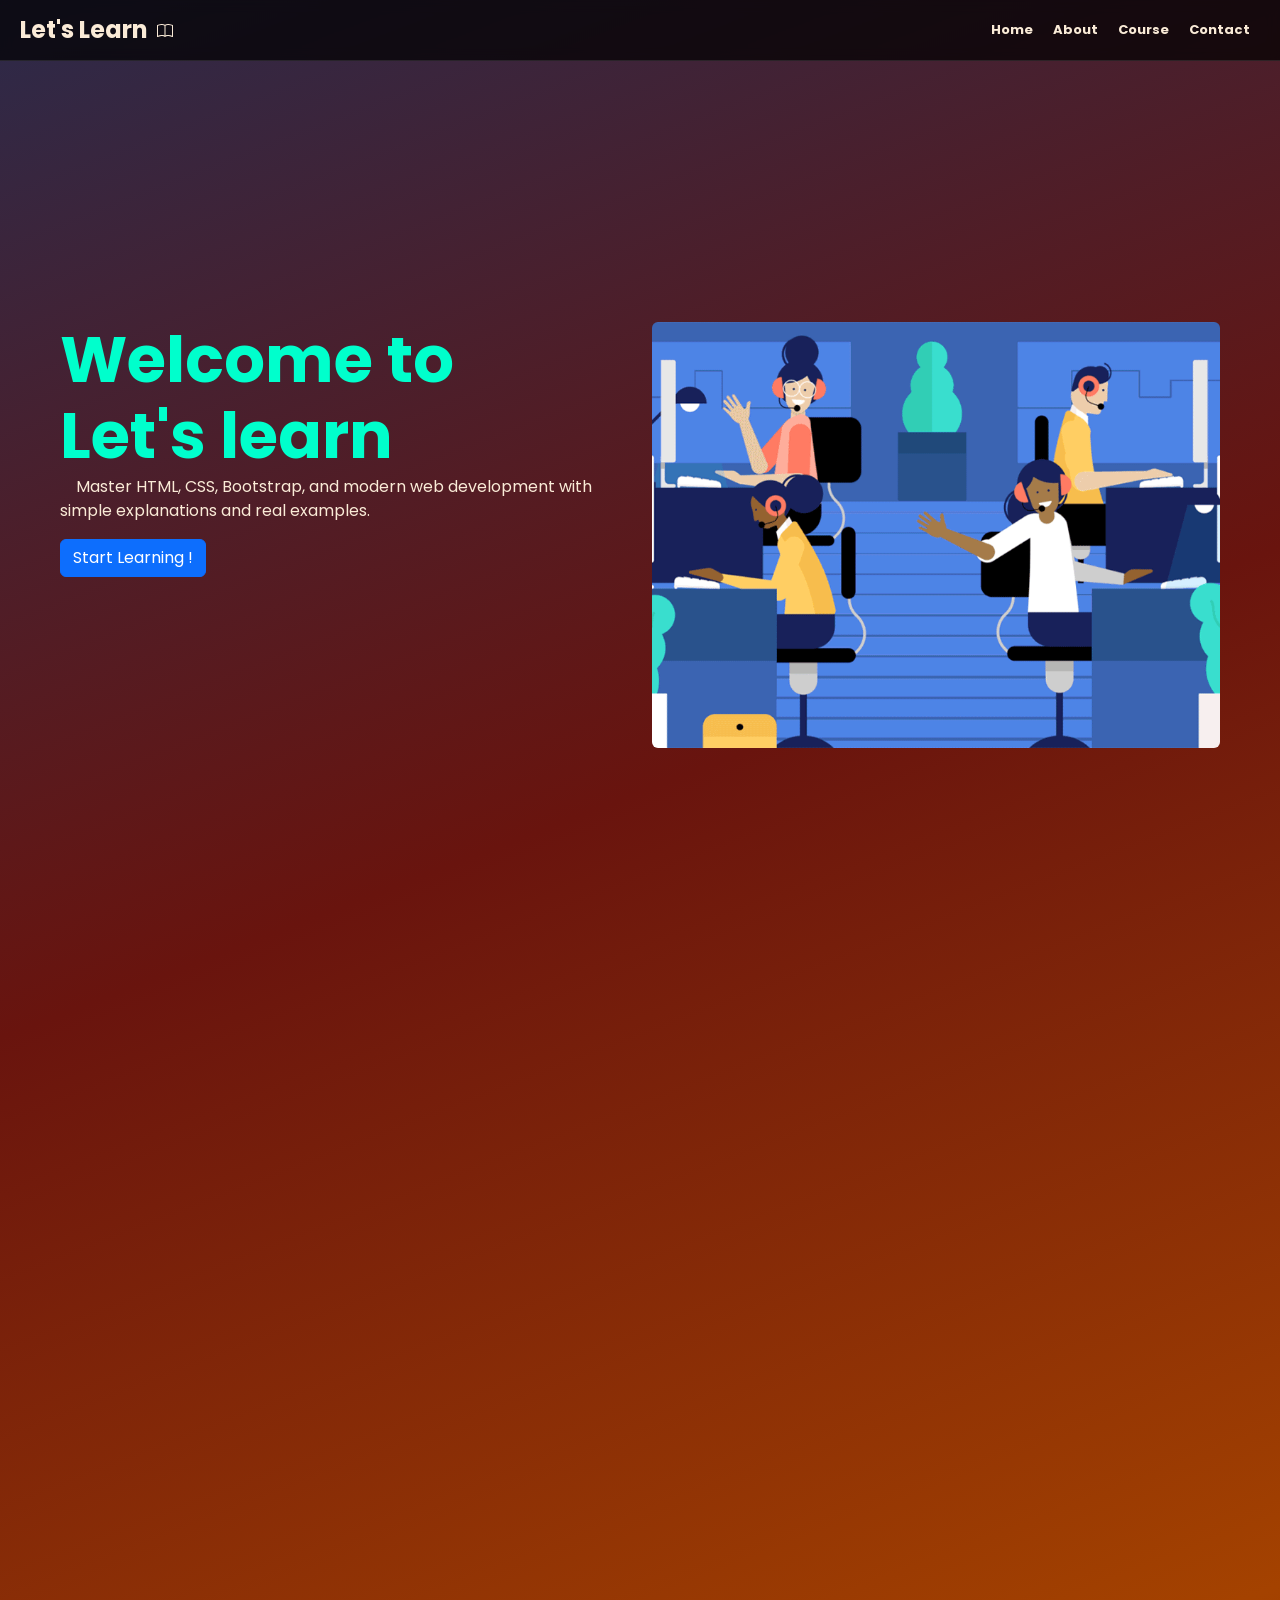
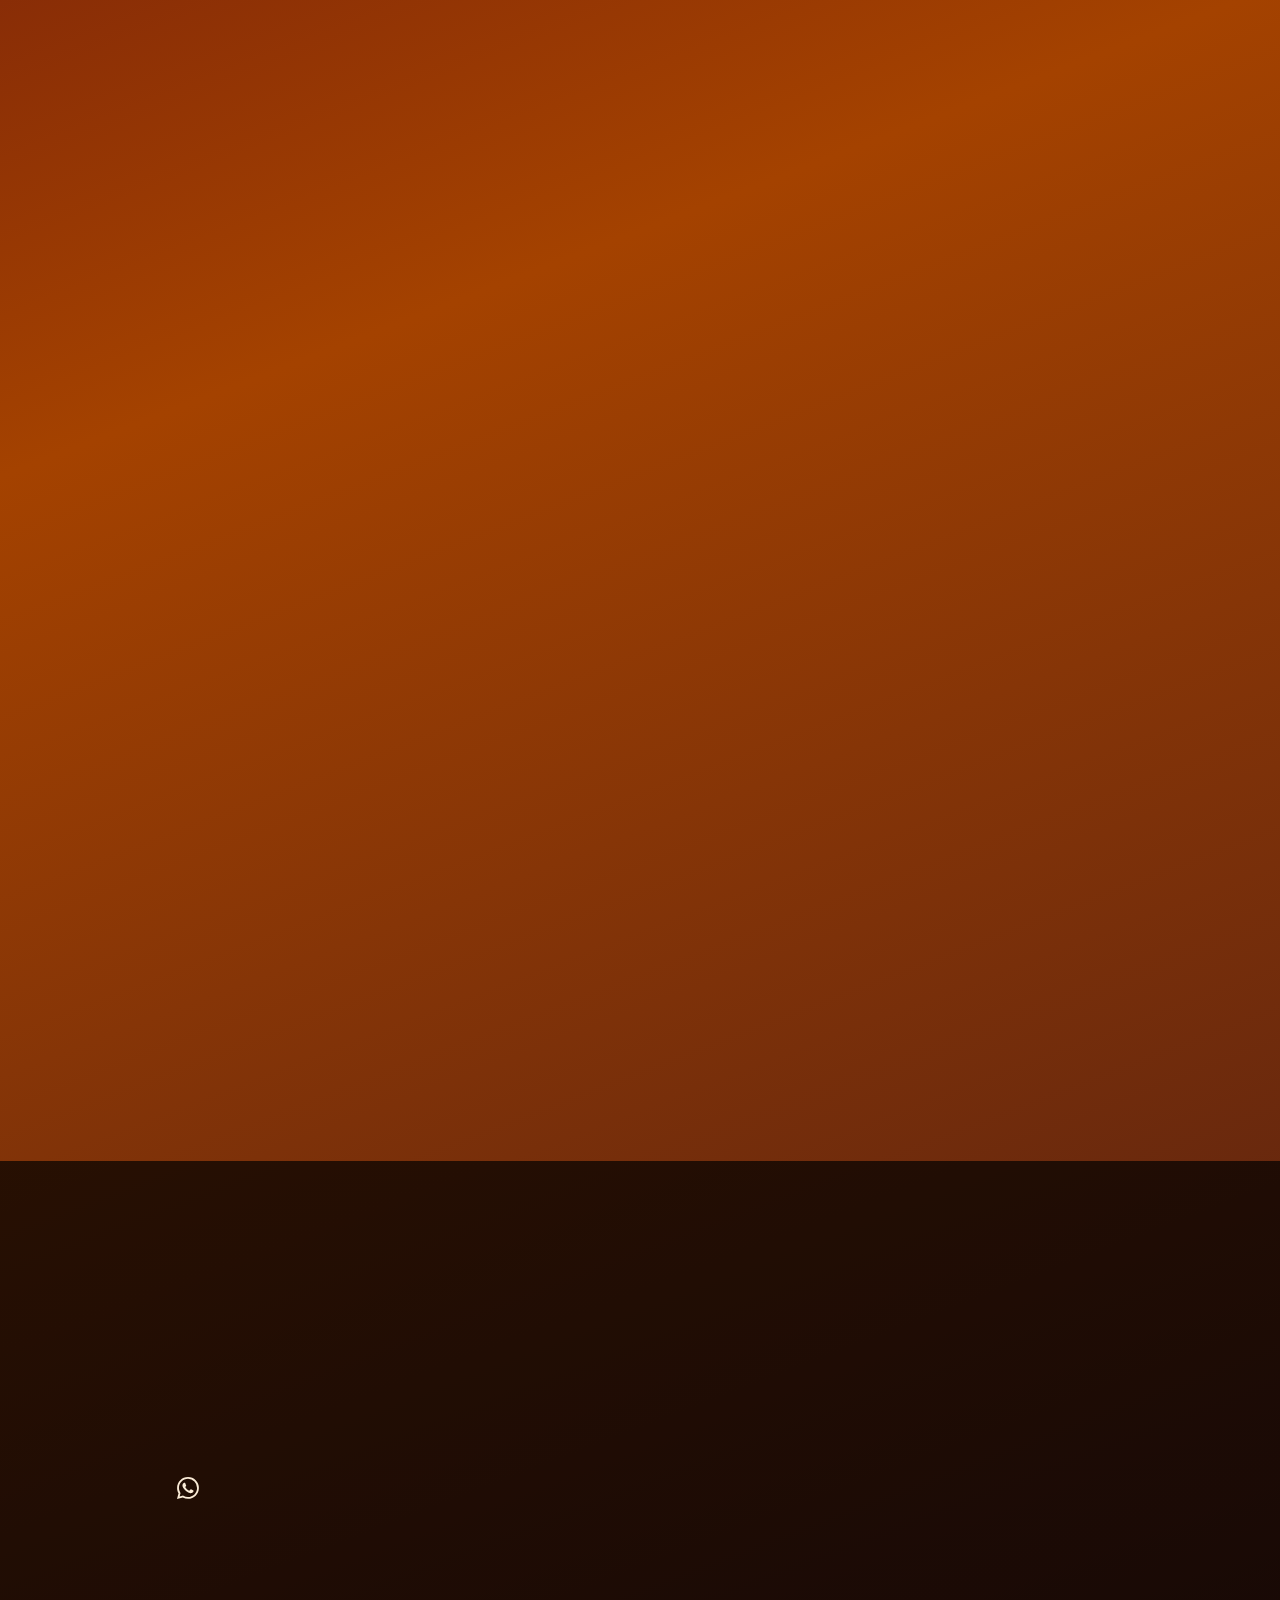
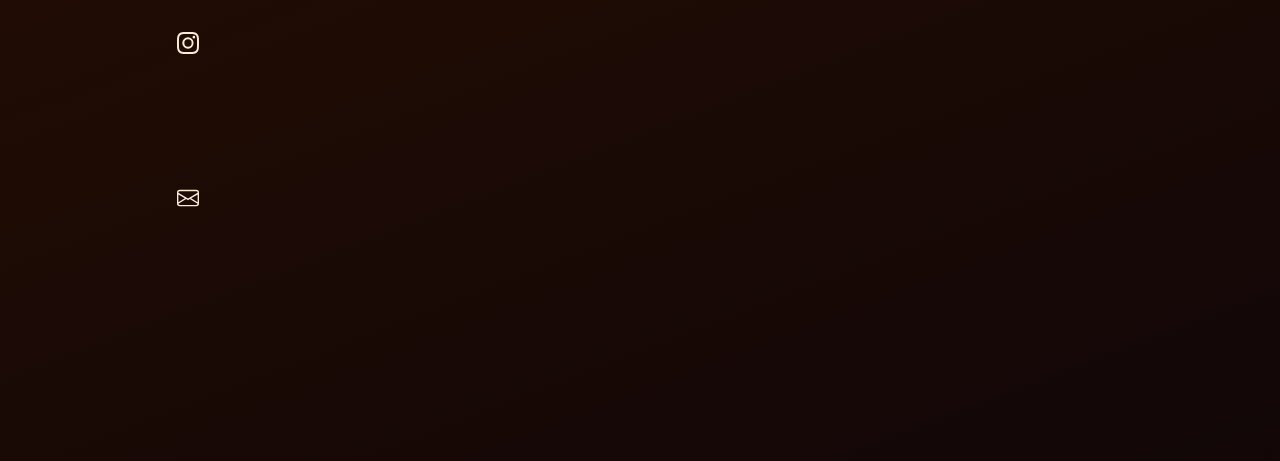
<file: index.html>
<!doctype html>
<html lang="en">

<head>
    <meta charset="utf-8">
    <meta name="viewport" content="width=device-width, initial-scale=1">
    <title>Let's Learn</title>
    <link rel="stylesheet" href="g1.css">
    <link href="https://cdn.jsdelivr.net/npm/bootstrap@5.3.8/dist/css/bootstrap.min.css" rel="stylesheet"
        integrity="sha384-sRIl4kxILFvY47J16cr9ZwB07vP4J8+LH7qKQnuqkuIAvNWLzeN8tE5YBujZqJLB" crossorigin="anonymous">
    <!-- AOS Animation -->
    <link href="https://unpkg.com/aos@2.3.4/dist/aos.css" rel="stylesheet">
</head>

<body>

    <div class="two">

        <!--------- Nav bar -------->

        <div id="navbar" data-aos="fade-down" data-aos-delay="200" class="navbar navbar-expand-lg">
            <b class="bold" data-aos="fade-right" data-aos-delay="500">
                Let's Learn
                <svg xmlns="http://www.w3.org/2000/svg" width="16" height="16" fill="currentColor"
                    class="bi bi-book ms-1" viewBox="0 0 16 16">
                    <path
                        d="M1 2.828c.885-.37 2.154-.769 3.388-.893 1.33-.134 2.458.063 3.112.752v9.746c-.935-.53-2.12-.603-3.213-.493-1.18.12-2.37.461-3.287.811zm7.5-.141c.654-.689 1.782-.886 3.112-.752 1.234.124 2.503.523 3.388.893v9.923c-.918-.35-2.107-.692-3.287-.81-1.094-.111-2.278-.039-3.213.492zM8 1.783C7.015.936 5.587.81 4.287.94c-1.514.153-3.042.672-3.994 1.105A.5.5 0 0 0 0 2.5v11a.5.5 0 0 0 .707.455c.882-.4 2.303-.881 3.68-1.02 1.409-.142 2.59.087 3.223.877a.5.5 0 0 0 .78 0c.633-.79 1.814-1.019 3.222-.877 1.378.139 2.8.62 3.681 1.02A.5.5 0 0 0 16 13.5v-11a.5.5 0 0 0-.293-.455c-.952-.433-2.48-.952-3.994-1.105C10.413.809 8.985.936 8 1.783" />
                </svg>
            </b>

            <button class="navbar-toggler" type="button" data-bs-toggle="collapse" data-bs-target="#menu"
                style="color: antiquewhite;" onclick="g2()">
                <svg xmlns="http://www.w3.org/2000/svg" width="16" height="16" fill="currentColor" class="bi bi-list"
                    viewBox="0 0 16 16">
                    <path fill-rule="evenodd"
                        d="M2.5 12a.5.5 0 0 1 .5-.5h10a.5.5 0 0 1 0 1H3a.5.5 0 0 1-.5-.5m0-4a.5.5 0 0 1 .5-.5h10a.5.5 0 0 1 0 1H3a.5.5 0 0 1-.5-.5m0-4a.5.5 0 0 1 .5-.5h10a.5.5 0 0 1 0 1H3a.5.5 0 0 1-.5-.5" />
                </svg>
            </button>
            <div class="collapse navbar-collapse" id="menu">
                <ul class="navbar-nav ms-auto mb-lg-0" id="g1">
                    <li class="nav-list">
                        <a href="#home" class="nav-link" data-aos="zoom-in" data-aos-delay="400">Home</a>
                    </li>
                    <li class="nav-list">
                        <a href="#about" class="nav-link" data-aos="zoom-in" data-aos-delay="500">About</a>
                    </li>
                    <li class="nav-list">
                        <a href="#course" class="nav-link" data-aos="zoom-in" data-aos-delay="600">Course</a>
                    </li>
                    <li class="nav-list">
                        <a href="#contact" class="nav-link" data-aos="zoom-in" data-aos-delay="700">Contact</a>
                    </li>
                </ul>
            </div>
        </div>


        <div class="container-fluid">


            <!------ Home ------>
            <section id="home">
                <div class="row ps-5 pe-5">
                    <div class="col-lg-6 col-md-6 col-12 pt-lg-5 pt-md-5 pt-5 order-1">
                        <div data-aos="fade-down" data-aos-delay="400" class="display-3 pb-1.5">Welcome to <br>Let's
                            learn</div>
                        <p data-aos="fade-up" data-aos-delay="600">&nbsp;&nbsp;&nbsp;&nbsp;Master HTML, CSS, Bootstrap,
                            and modern web development
                            with simple explanations and real examples.
                        </p>
                        <a href="#course" data-aos="zoom-in" data-aos-delay="800" class="btn btn-primary">Start Learning
                            !</a>
                    </div>
                    <div class="col-lg-6 col-md-6 col-12 pt-lg-5 pt-md-5 pt-5 order-lg-1">
                        <img data-aos="zoom-in" data-aos-delay="800" src="images/welcome.gif" alt=""
                            class="img img-fluid rounded">
                    </div>
                </div>
            </section>



            <!-- About -->

            <section id="about">
                <div class="row ps-5 pe-5">
                    <div class="col-lg-6 col-md-6 col-12 pt-lg-5 pt-md-5 pt-5 order-1">
                        <div data-aos="fade-up" data-aos-delay="400" class="one display-3 pb-2 pt-3">About us:</div>
                        <p data-aos="fade-up" data-aos-delay="600" data-aos-delay="200">&nbsp;&nbsp;&nbsp;&nbsp;This
                            platform was created to help beginners learn web development
                            in a simple and practical way. Instead of difficult theory,
                            you will learn through clean explanations, real examples,
                            and beginner-friendly projects.

                            Whether you are starting with HTML, styling with CSS,
                            or building responsive websites using Bootstrap,
                            this platform will guide you step by step.</p>
                        <button data-aos="zoom-in" data-aos-delay="600" class="btn btn-primary">See more about us
                            !</button>
                    </div>
                    <div class="col-lg-6 col-md-6 col-12 pt-lg-5 pt-md-5 pt-5 order-lg-1 ps-lg-5">
                        <img data-aos="fade-left" data-aos-delay="600" src="images/logo1.png" alt=""
                            class="img img-fluid rounded ms-lg-5">
                    </div>
                </div>
            </section>

            <!-- Course -->
            <section id="course" class="py-5">
                <div class="container">
                    <h1 data-aos="fade-up" class="one text-center mb-5">Courses for Learning</h1>
                    <div class="row g-4 justify-content-center">

                        <!-- HTML Card -->
                        <div data-aos="fade-right" data-aos-delay="200" class="col-lg-4 col-md-6 col-12">
                            <div class="card bg-light shadow h-100 text-center">
                                <img data-aos="zoom-in" data-aos-delay="400" src="images/htmlimg.webp"
                                    class="card-img-top mx-auto d-block mt-3" alt="HTML Course"
                                    style="width:150px; height:150px;">
                                <div class="card-body">
                                    <h5 data-aos="zoom-in" data-aos-delay="400" class="card-title">Learn HTML</h5>
                                    <p data-aos="zoom-in" data-aos-delay="400" class="card-text">Learn the basics of
                                        HTML to structure your first web pages
                                        effectively.</p>
                                    <a data-aos="zoom-in" data-aos-delay="400" href="one.html"
                                        class="btn btn-success">Click to Learn!</a>
                                </div>
                            </div>
                        </div>

                        <!-- CSS Card -->
                        <div data-aos="fade-up" data-aos-delay="300" class="col-lg-4 col-md-6 col-12">
                            <div class="card bg-light shadow h-100 text-center">
                                <img data-aos="zoom-in" data-aos-delay="600" src="images/cssimg.png"
                                    class="card-img-top mx-auto d-block mt-3" alt="CSS Course"
                                    style="width:150px; height:150px;">
                                <div class="card-body">
                                    <h5 data-aos="zoom-in" data-aos-delay="600" class="card-title">Learn CSS</h5>
                                    <p data-aos="zoom-in" data-aos-delay="600" class="card-text">Style your web pages
                                        beautifully using CSS — from colors to
                                        layouts.</p>
                                    <a data-aos="zoom-in" data-aos-delay="600" href="two.html"
                                        class="btn btn-success">Click to Learn!</a>
                                </div>
                            </div>
                        </div>

                        <!-- Card 3 -->
                        <div data-aos="fade-left" data-aos-delay="400" class="col-lg-4 col-md-6 col-12">
                            <div class="card bg-light shadow h-100 text-center">
                                <img data-aos="zoom-in" data-aos-delay="800" src="images/bootstrapimg.webp"
                                    class="card-img-top mx-auto d-block mt-3" alt="JS Course"
                                    style="width:150px; height:150px;">
                                <div class="card-body">
                                    <h5 data-aos="zoom-in" data-aos-delay="800" class="card-title">Learn Bootstrap</h5>
                                    <p data-aos="zoom-in" data-aos-delay="800" class="card-text">Make your websites
                                        interactive with JavaScript fundamentals.
                                    </p>
                                    <a data-aos="zoom-in" data-aos-delay="800" data-aos="fade-left" href="three.html"
                                        class="btn btn-success">Click to Learn!</a>
                                </div>
                            </div>
                        </div>

                    </div>
                </div>
            </section>
        </div>



        <!--------- Contact us ----------->

        <section class="contact-section text-center" id="contact">
            <div class="container">
                <h2 class="fw-bold mb-3" data-aos="fade-in" data-aos-delay="200">Contact Us</h2>
                <p class="mb-5" data-aos="fade-in" data-aos-delay="300">
                    Lorem ipsum dolor sit amet consectetur adipisicing elit. Reiciendis dignissimos eaque
                    doloremque,
                    nulla mollitia facilis temporibus ullam voluptas nostrum consequatur.
                </p>

                <div class="row justify-content-center">
                    <!-- Left Side Info -->
                    <div class="col-md-5 text-start contact-info">
                        <div class="d-flex align-items-start mb-4">
                            <svg xmlns="http://www.w3.org/2000/svg" width="22" height="22" fill="currentColor"
                                class="bi bi-whatsapp me-3" data-aos="fade-in" data-aos-delay="300" viewBox="0 0 16 16">
                                <path
                                    d="M13.601 2.326A7.85 7.85 0 0 0 7.994 0C3.627 0 .068 3.558.064 7.926c0 1.399.366 2.76 1.057 3.965L0 16l4.204-1.102a7.9 7.9 0 0 0 3.79.965h.004c4.368 0 7.926-3.558 7.93-7.93A7.9 7.9 0 0 0 13.6 2.326zM7.994 14.521a6.6 6.6 0 0 1-3.356-.92l-.24-.144-2.494.654.666-2.433-.156-.251a6.56 6.56 0 0 1-1.007-3.505c0-3.626 2.957-6.584 6.591-6.584a6.56 6.56 0 0 1 4.66 1.931 6.56 6.56 0 0 1 1.928 4.66c-.004 3.639-2.961 6.592-6.592 6.592m3.615-4.934c-.197-.099-1.17-.578-1.353-.646-.182-.065-.315-.099-.445.099-.133.197-.513.646-.627.775-.114.133-.232.148-.43.05-.197-.1-.836-.308-1.592-.985-.59-.525-.985-1.175-1.103-1.372-.114-.198-.011-.304.088-.403.087-.088.197-.232.296-.346.1-.114.133-.198.198-.33.065-.134.034-.248-.015-.347-.05-.099-.445-1.076-.612-1.47-.16-.389-.323-.335-.445-.34-.114-.007-.247-.007-.38-.007a.73.73 0 0 0-.529.247c-.182.198-.691.677-.691 1.654s.71 1.916.81 2.049c.098.133 1.394 2.132 3.383 2.992.47.205.84.326 1.129.418.475.152.904.129 1.246.08.38-.058 1.171-.48 1.338-.943.164-.464.164-.86.114-.943-.049-.084-.182-.133-.38-.232" />
                            </svg>
                            <div>
                                <h5 data-aos="fade-in" data-aos-delay="300">Whatsapp</h5>
                                <p data-aos="fade-in" data-aos-delay="300">Join our whatsapp communitie.</p>
                                <a href="" type="button" class="btn btn-success mb-4" data-aos="zoom-in"
                                    data-aos-delay="300">Join !</a>
                            </div>
                        </div>

                        <div class="d-flex align-items-start mb-4">
                            <svg xmlns="http://www.w3.org/2000/svg" width="22" height="22" fill="currentColor"
                                class="bi bi-instagram me-3" data-aos="fade-in" data-aos-delay="500"
                                viewBox="0 0 16 16">
                                <path
                                    d="M8 0C5.829 0 5.556.01 4.703.048 3.85.088 3.269.222 2.76.42a3.9 3.9 0 0 0-1.417.923A3.9 3.9 0 0 0 .42 2.76C.222 3.268.087 3.85.048 4.7.01 5.555 0 5.827 0 8.001c0 2.172.01 2.444.048 3.297.04.852.174 1.433.372 1.942.205.526.478.972.923 1.417.444.445.89.719 1.416.923.51.198 1.09.333 1.942.372C5.555 15.99 5.827 16 8 16s2.444-.01 3.298-.048c.851-.04 1.434-.174 1.943-.372a3.9 3.9 0 0 0 1.416-.923c.445-.445.718-.891.923-1.417.197-.509.332-1.09.372-1.942C15.99 10.445 16 10.173 16 8s-.01-2.445-.048-3.299c-.04-.851-.175-1.433-.372-1.941a3.9 3.9 0 0 0-.923-1.417A3.9 3.9 0 0 0 13.24.42c-.51-.198-1.092-.333-1.943-.372C10.443.01 10.172 0 7.998 0zm-.717 1.442h.718c2.136 0 2.389.007 3.232.046.78.035 1.204.166 1.486.275.373.145.64.319.92.599s.453.546.598.92c.11.281.24.705.275 1.485.039.843.047 1.096.047 3.231s-.008 2.389-.047 3.232c-.035.78-.166 1.203-.275 1.485a2.5 2.5 0 0 1-.599.919c-.28.28-.546.453-.92.598-.28.11-.704.24-1.485.276-.843.038-1.096.047-3.232.047s-2.39-.009-3.233-.047c-.78-.036-1.203-.166-1.485-.276a2.5 2.5 0 0 1-.92-.598 2.5 2.5 0 0 1-.6-.92c-.109-.281-.24-.705-.275-1.485-.038-.843-.046-1.096-.046-3.233s.008-2.388.046-3.231c.036-.78.166-1.204.276-1.486.145-.373.319-.64.599-.92s.546-.453.92-.598c.282-.11.705-.24 1.485-.276.738-.034 1.024-.044 2.515-.045zm4.988 1.328a.96.96 0 1 0 0 1.92.96.96 0 0 0 0-1.92m-4.27 1.122a4.109 4.109 0 1 0 0 8.217 4.109 4.109 0 0 0 0-8.217m0 1.441a2.667 2.667 0 1 1 0 5.334 2.667 2.667 0 0 1 0-5.334" />
                            </svg>
                            <div>
                                <h5 data-aos="fade-in" data-aos-delay="500">Instagram</h5>
                                <p data-aos="fade-in" data-aos-delay="500">Follow us on instagram.</p>
                                <a href="" type="button" class="btn btn-primary mb-4" data-aos="zoom-in"
                                    data-aos-delay="500">Follow !</a>
                            </div>
                        </div>

                        <div class="d-flex align-items-start mb-4">
                            <svg xmlns="http://www.w3.org/2000/svg" width="22" height="22" fill="currentColor"
                                class="bi bi-envelope me-3" data-aos="fade-in" data-aos-delay="600" viewBox="0 0 16 16">
                                <path
                                    d="M0 4a2 2 0 0 1 2-2h12a2 2 0 0 1 2 2v8a2 2 0 0 1-2 2H2a2 2 0 0 1-2-2zm2-1a1 1 0 0 0-1 1v.217l7 4.2 7-4.2V4a1 1 0 0 0-1-1zm13 2.383-4.708 2.825L15 11.105zm-.034 6.876-5.64-3.471L8 9.583l-1.326-.795-5.64 3.47A1 1 0 0 0 2 13h12a1 1 0 0 0 .966-.741M1 11.105l4.708-2.897L1 5.383z" />
                            </svg>
                            <div>
                                <h5 data-aos="fade-in" data-aos-delay="400">Email</h5>
                                <p data-aos="fade-in" data-aos-delay="400">gowthamuchiha18@gmail.com</p>
                            </div>
                        </div>
                    </div>

                    <!-- Right Side Form -->
                    <div class="col-md-5">
                        <div class="contact-box text-start" data-aos="fade-in" data-aos-delay="400">
                            <h4 class="fw-bold mb-4" data-aos="fade-down" data-aos-delay="500">Send Message</h4>
                            <form>
                                <input type="text" class="form-control" data-aos="fade-in" data-aos-delay="600"
                                    placeholder="Full Name" required>
                                <input type="email" class="form-control" data-aos="fade-in" data-aos-delay="700"
                                    placeholder="Email" required>
                                <textarea class="form-control" data-aos="fade-in" data-aos-delay="800" rows="4"
                                    placeholder="Type your Message..." required></textarea>
                                <button type="submit" class="btn btn-primary btn-send" data-aos="zoom-in"
                                    data-aos-delay="400">Send</button>
                            </form>
                        </div>
                    </div>
                </div>
            </div>
        </section>













    </div>




    <script src="https://cdn.jsdelivr.net/npm/bootstrap@5.3.8/dist/js/bootstrap.bundle.min.js"
        integrity="sha384-FKyoEForCGlyvwx9Hj09JcYn3nv7wiPVlz7YYwJrWVcXK/BmnVDxM+D2scQbITxI"
        crossorigin="anonymous"></script>

    <!-- JS -->
    <script src="https://unpkg.com/aos@2.3.4/dist/aos.js"></script>
    <script>
        AOS.init();
    </script>

    <script src="demo.js"></script>
</body>

</html>
</file>
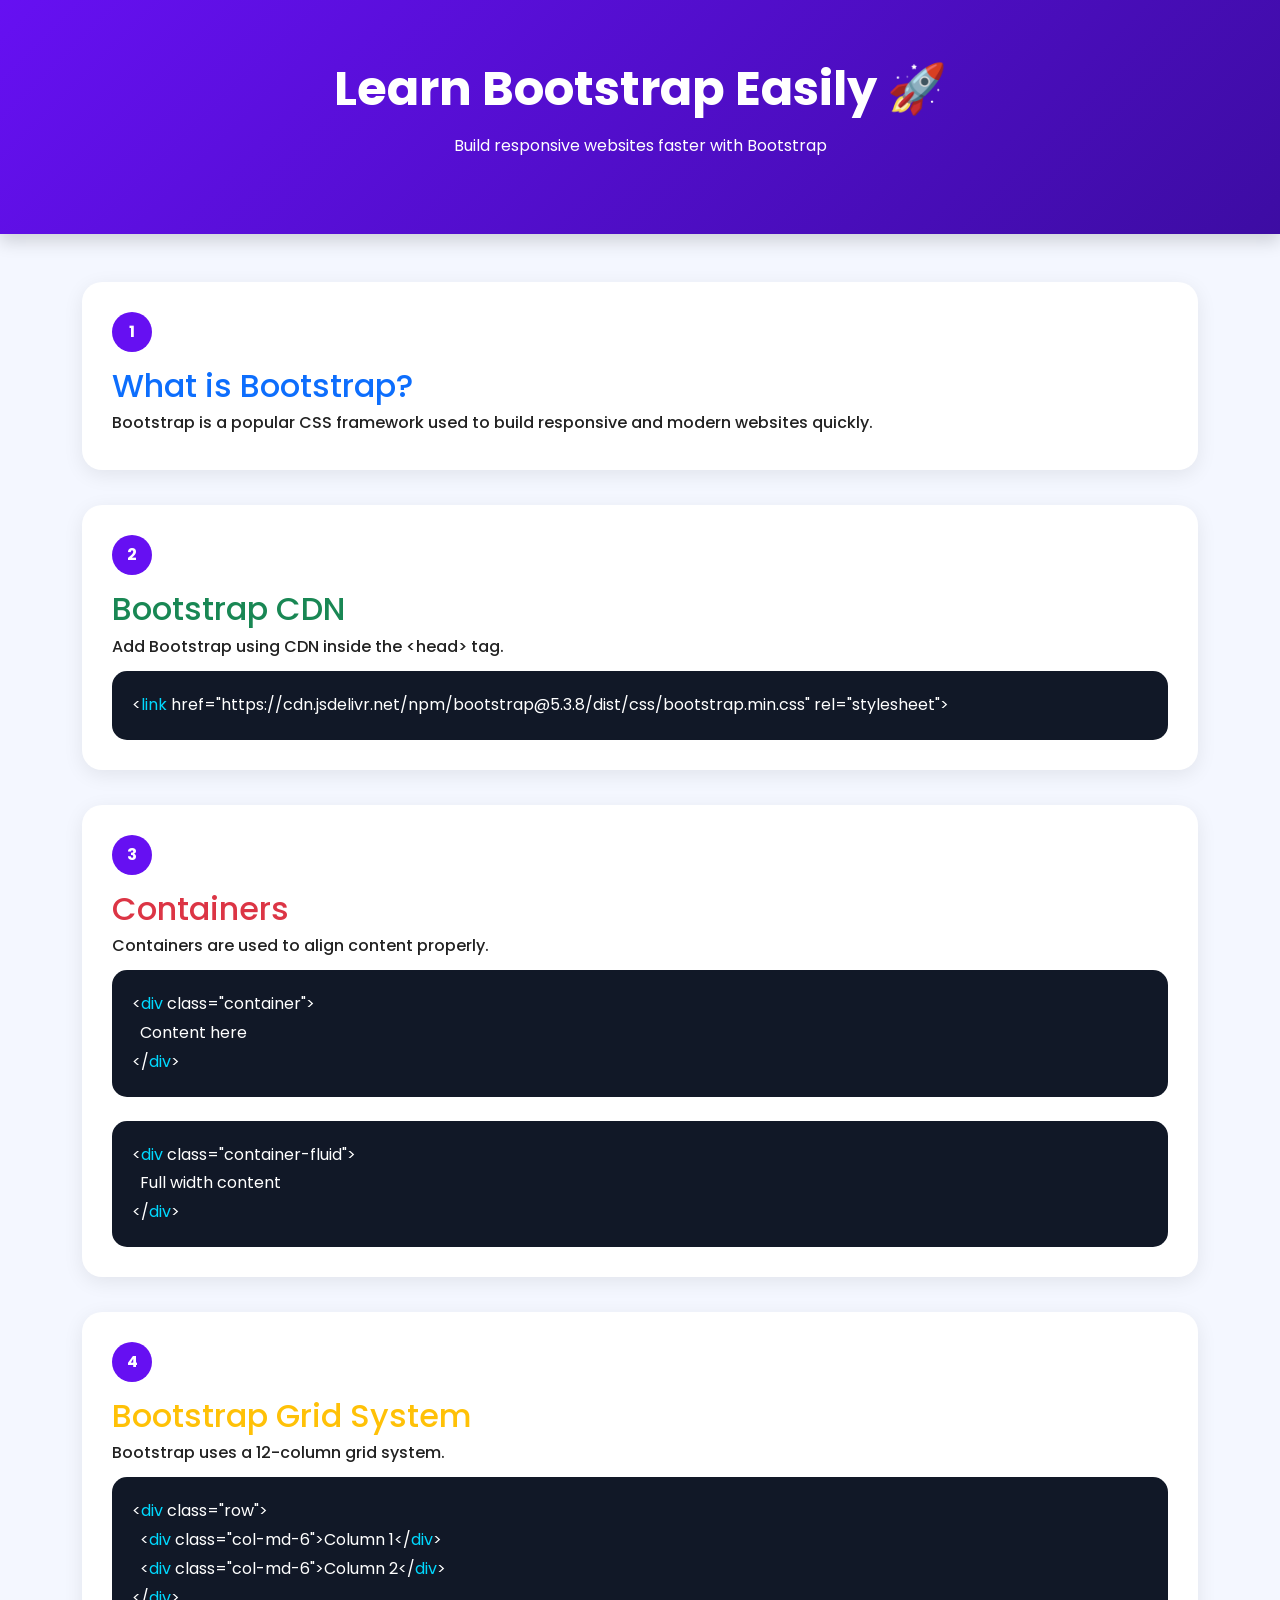
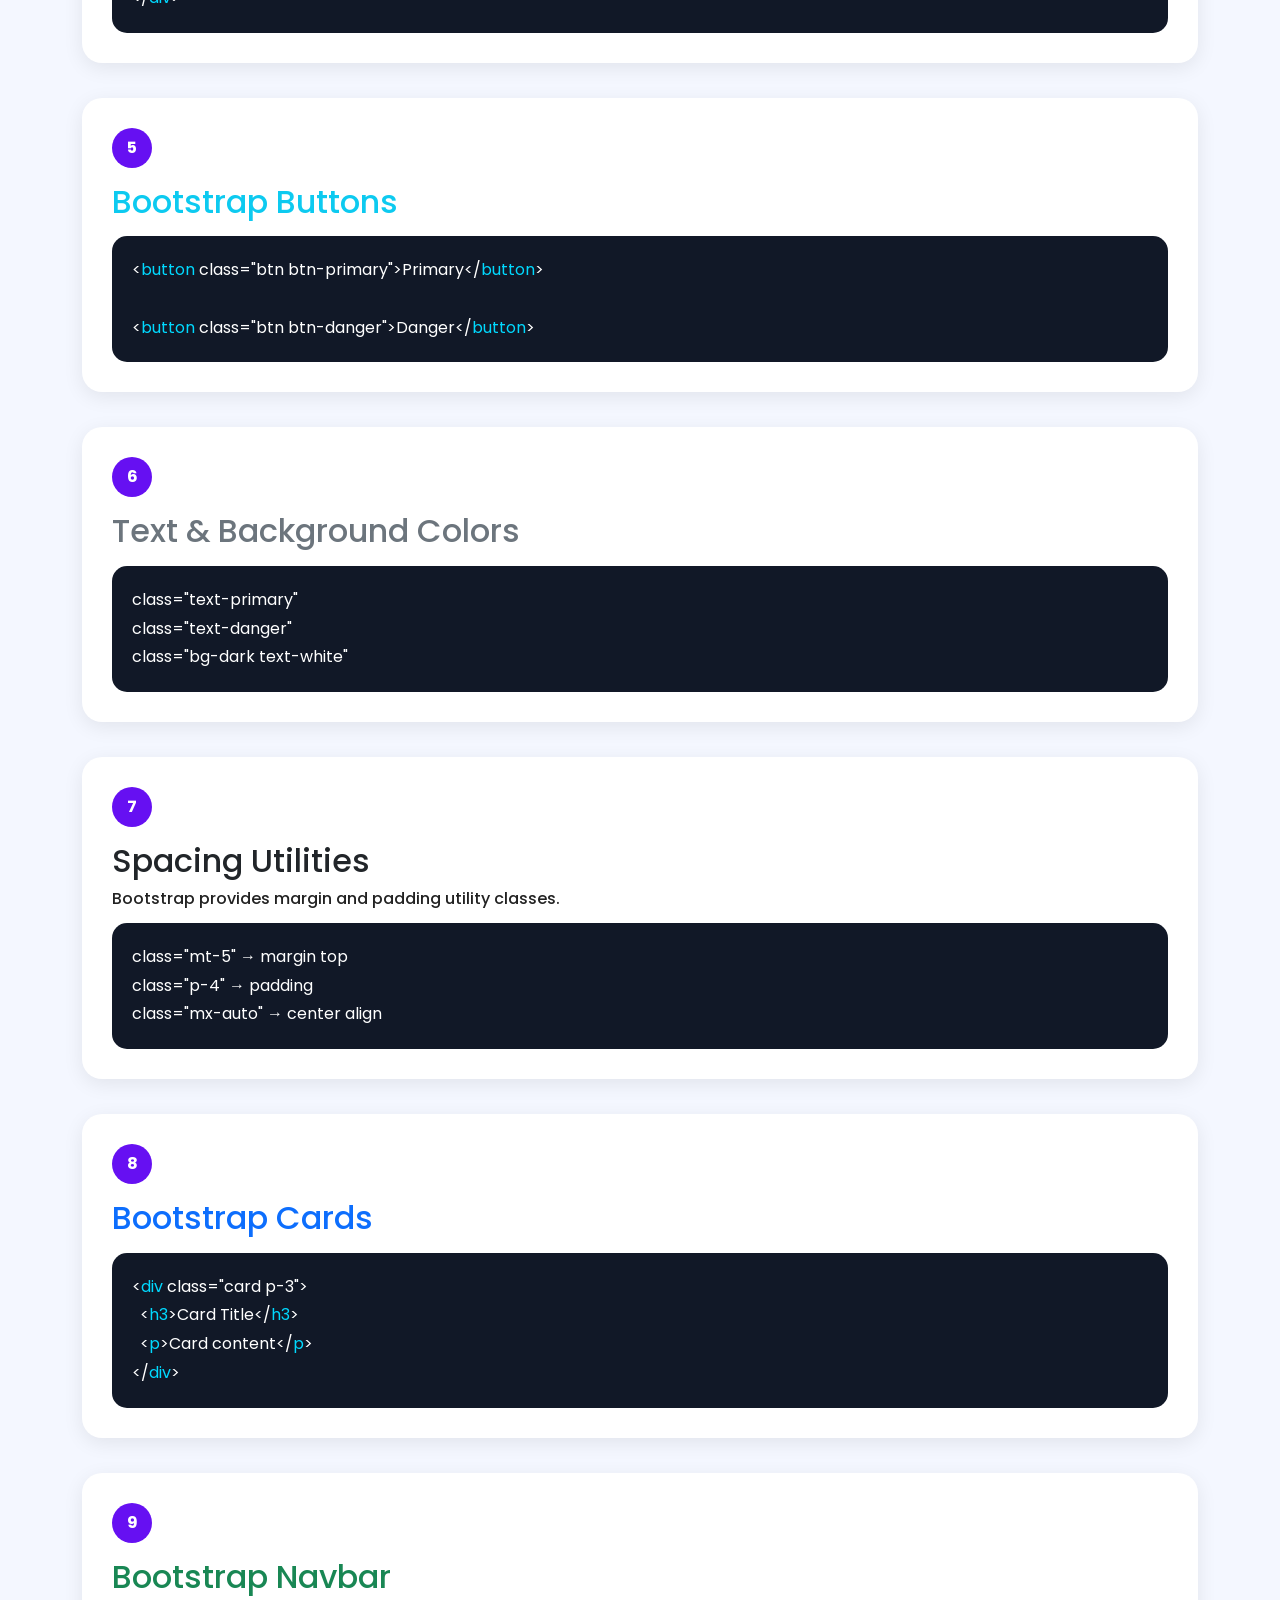
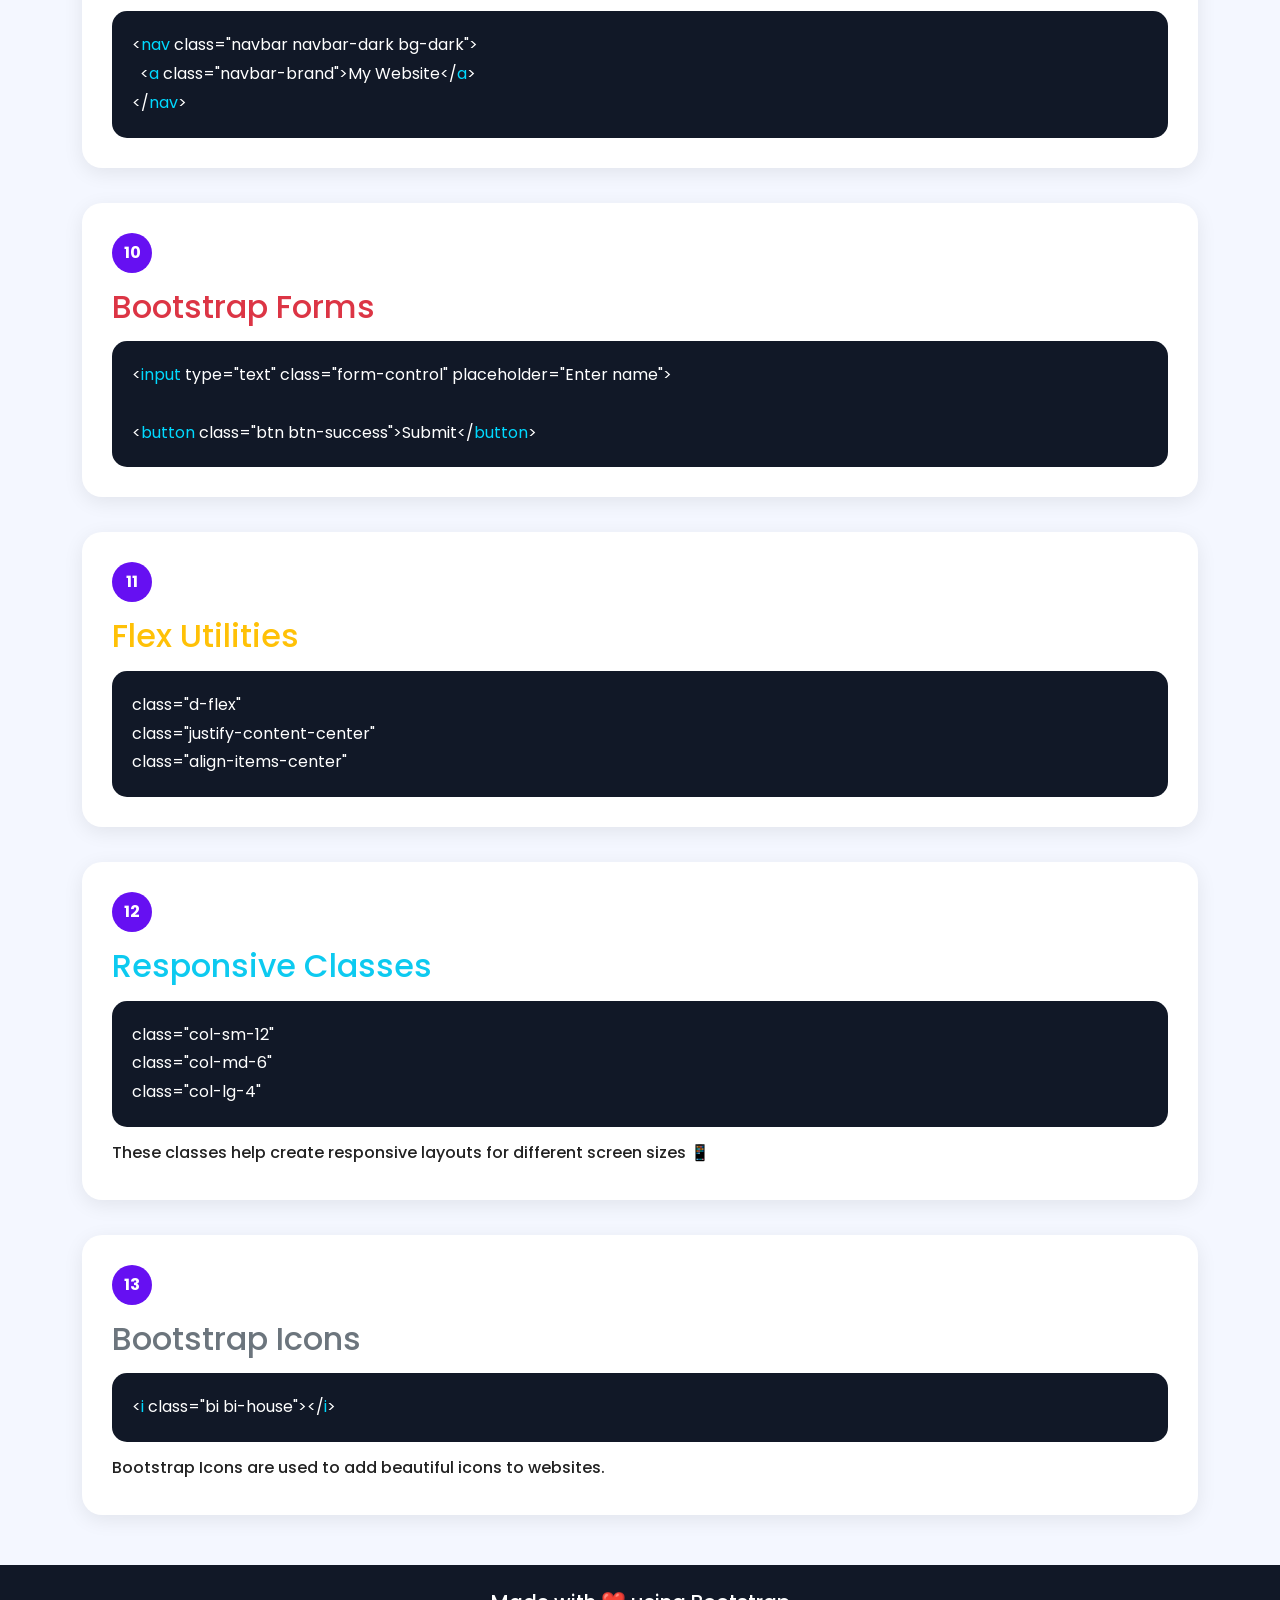
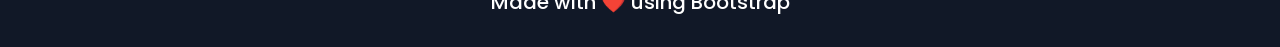
<file: three.html>
<!DOCTYPE html>
<html lang="en">

<head>
    <meta charset="UTF-8">
    <meta name="viewport" content="width=device-width, initial-scale=1.0">
    <title>Learn Bootstrap Easily</title>

    <!-- Bootstrap CDN -->
    <link href="https://cdn.jsdelivr.net/npm/bootstrap@5.3.8/dist/css/bootstrap.min.css" rel="stylesheet">

    <!-- Google Font -->
    <link href="https://fonts.googleapis.com/css2?family=Poppins:wght@300;400;500;600;700&display=swap"
        rel="stylesheet">

    <style>
        * {
            margin: 0;
            padding: 0;
            box-sizing: border-box;
            font-family: "Poppins", sans-serif;
        }

        body {
            background: #f4f7ff;
            color: #222;
        }

        header {
            background: linear-gradient(135deg, #6610f2, #3d0ca3);
            color: white;
            padding: 60px 20px;
        }

        header h1 {
            font-size: 3rem;
            font-weight: 700;
        }

        section {
            background: white;
            padding: 30px;
            border-radius: 20px;
            margin-bottom: 35px;
            box-shadow: 0 5px 20px rgba(0, 0, 0, 0.08);
            transition: 0.3s ease;
        }

        section:hover {
            transform: translateY(-5px);
        }

        .topic-number {
            width: 40px;
            height: 40px;
            background: #6610f2;
            color: white;
            border-radius: 50%;
            display: flex;
            align-items: center;
            justify-content: center;
            font-weight: bold;
            margin-bottom: 15px;
        }

        .example-code {
            background: #111827;
            color: white;
            padding: 20px;
            border-radius: 15px;
            overflow-x: auto;
            line-height: 1.8;
            margin-top: 15px;
        }

        .example-code span {
            color: #00d9ff;
        }

        footer {
            background: #111827;
            color: white;
            text-align: center;
            padding: 25px;
            margin-top: 50px;
        }

        @media (max-width:768px) {
            header h1 {
                font-size: 2rem;
            }

            section {
                padding: 20px;
            }
        }
    </style>
</head>

<body>

    <!-- Header -->

    <header class="text-center shadow">
        <h1>Learn Bootstrap Easily 🚀</h1>
        <p class="mt-3">Build responsive websites faster with Bootstrap</p>
    </header>

    <div class="container my-5">

        <!-- What is Bootstrap -->

        <section>
            <div class="topic-number">1</div>

            <h2 class="text-primary">What is Bootstrap?</h2>

            <p class="h6">
                Bootstrap is a popular CSS framework used to build responsive and modern websites quickly.
            </p>
        </section>

        <!-- Bootstrap CDN -->

        <section>
            <div class="topic-number">2</div>

            <h2 class="text-success">Bootstrap CDN</h2>

            <p class="h6">
                Add Bootstrap using CDN inside the &lt;head&gt; tag.
            </p>

            <div class="example-code">
                &lt;<span>link</span> href="https://cdn.jsdelivr.net/npm/bootstrap@5.3.8/dist/css/bootstrap.min.css"
                rel="stylesheet"&gt;
            </div>
        </section>

        <!-- Container -->

        <section>
            <div class="topic-number">3</div>

            <h2 class="text-danger">Containers</h2>

            <p class="h6">
                Containers are used to align content properly.
            </p>

            <div class="example-code">
                &lt;<span>div</span> class="container"&gt;<br>
                &nbsp;&nbsp;Content here<br>
                &lt;/<span>div</span>&gt;
            </div>

            <div class="example-code mt-4">
                &lt;<span>div</span> class="container-fluid"&gt;<br>
                &nbsp;&nbsp;Full width content<br>
                &lt;/<span>div</span>&gt;
            </div>
        </section>

        <!-- Grid System -->

        <section>
            <div class="topic-number">4</div>

            <h2 class="text-warning">Bootstrap Grid System</h2>

            <p class="h6">
                Bootstrap uses a 12-column grid system.
            </p>

            <div class="example-code">
                &lt;<span>div</span> class="row"&gt;<br>

                &nbsp;&nbsp;&lt;<span>div</span> class="col-md-6"&gt;Column 1&lt;/<span>div</span>&gt;<br>

                &nbsp;&nbsp;&lt;<span>div</span> class="col-md-6"&gt;Column 2&lt;/<span>div</span>&gt;<br>

                &lt;/<span>div</span>&gt;
            </div>
        </section>

        <!-- Buttons -->

        <section>
            <div class="topic-number">5</div>

            <h2 class="text-info">Bootstrap Buttons</h2>

            <div class="example-code">
                &lt;<span>button</span> class="btn btn-primary"&gt;Primary&lt;/<span>button</span>&gt;<br><br>

                &lt;<span>button</span> class="btn btn-danger"&gt;Danger&lt;/<span>button</span>&gt;
            </div>
        </section>

        <!-- Text Colors -->

        <section>
            <div class="topic-number">6</div>

            <h2 class="text-secondary">Text & Background Colors</h2>

            <div class="example-code">
                class="text-primary"<br>
                class="text-danger"<br>
                class="bg-dark text-white"
            </div>
        </section>

        <!-- Spacing -->

        <section>
            <div class="topic-number">7</div>

            <h2 class="text-dark">Spacing Utilities</h2>

            <p class="h6">
                Bootstrap provides margin and padding utility classes.
            </p>

            <div class="example-code">
                class="mt-5" → margin top<br>
                class="p-4" → padding<br>
                class="mx-auto" → center align
            </div>
        </section>

        <!-- Cards -->

        <section>
            <div class="topic-number">8</div>

            <h2 class="text-primary">Bootstrap Cards</h2>

            <div class="example-code">
                &lt;<span>div</span> class="card p-3"&gt;<br>

                &nbsp;&nbsp;&lt;<span>h3</span>&gt;Card Title&lt;/<span>h3</span>&gt;<br>

                &nbsp;&nbsp;&lt;<span>p</span>&gt;Card content&lt;/<span>p</span>&gt;<br>

                &lt;/<span>div</span>&gt;
            </div>
        </section>

        <!-- Navbar -->

        <section>
            <div class="topic-number">9</div>

            <h2 class="text-success">Bootstrap Navbar</h2>

            <div class="example-code">
                &lt;<span>nav</span> class="navbar navbar-dark bg-dark"&gt;<br>

                &nbsp;&nbsp;&lt;<span>a</span> class="navbar-brand"&gt;My Website&lt;/<span>a</span>&gt;<br>

                &lt;/<span>nav</span>&gt;
            </div>
        </section>

        <!-- Forms -->

        <section>
            <div class="topic-number">10</div>

            <h2 class="text-danger">Bootstrap Forms</h2>

            <div class="example-code">
                &lt;<span>input</span> type="text" class="form-control"
                placeholder="Enter name"&gt;<br><br>

                &lt;<span>button</span> class="btn btn-success"&gt;Submit&lt;/<span>button</span>&gt;
            </div>
        </section>

        <!-- Flex -->

        <section>
            <div class="topic-number">11</div>

            <h2 class="text-warning">Flex Utilities</h2>

            <div class="example-code">
                class="d-flex"<br>
                class="justify-content-center"<br>
                class="align-items-center"
            </div>
        </section>

        <!-- Responsive -->

        <section>
            <div class="topic-number">12</div>

            <h2 class="text-info">Responsive Classes</h2>

            <div class="example-code">
                class="col-sm-12"<br>
                class="col-md-6"<br>
                class="col-lg-4"
            </div>

            <p class="h6 mt-3">
                These classes help create responsive layouts for different screen sizes 📱
            </p>
        </section>

        <!-- Bootstrap Icons -->

        <section>
            <div class="topic-number">13</div>

            <h2 class="text-secondary">Bootstrap Icons</h2>

            <div class="example-code">
                &lt;<span>i</span> class="bi bi-house"&gt;&lt;/<span>i</span>&gt;
            </div>

            <p class="h6 mt-3">
                Bootstrap Icons are used to add beautiful icons to websites.
            </p>
        </section>

    </div>

    <!-- Footer -->

    <footer>
        <h5>Made with ❤️ using Bootstrap</h5>
    </footer>

    <!-- Bootstrap JS -->

    <script src="https://cdn.jsdelivr.net/npm/bootstrap@5.3.8/dist/js/bootstrap.bundle.min.js"></script>

</body>

</html>
</file>
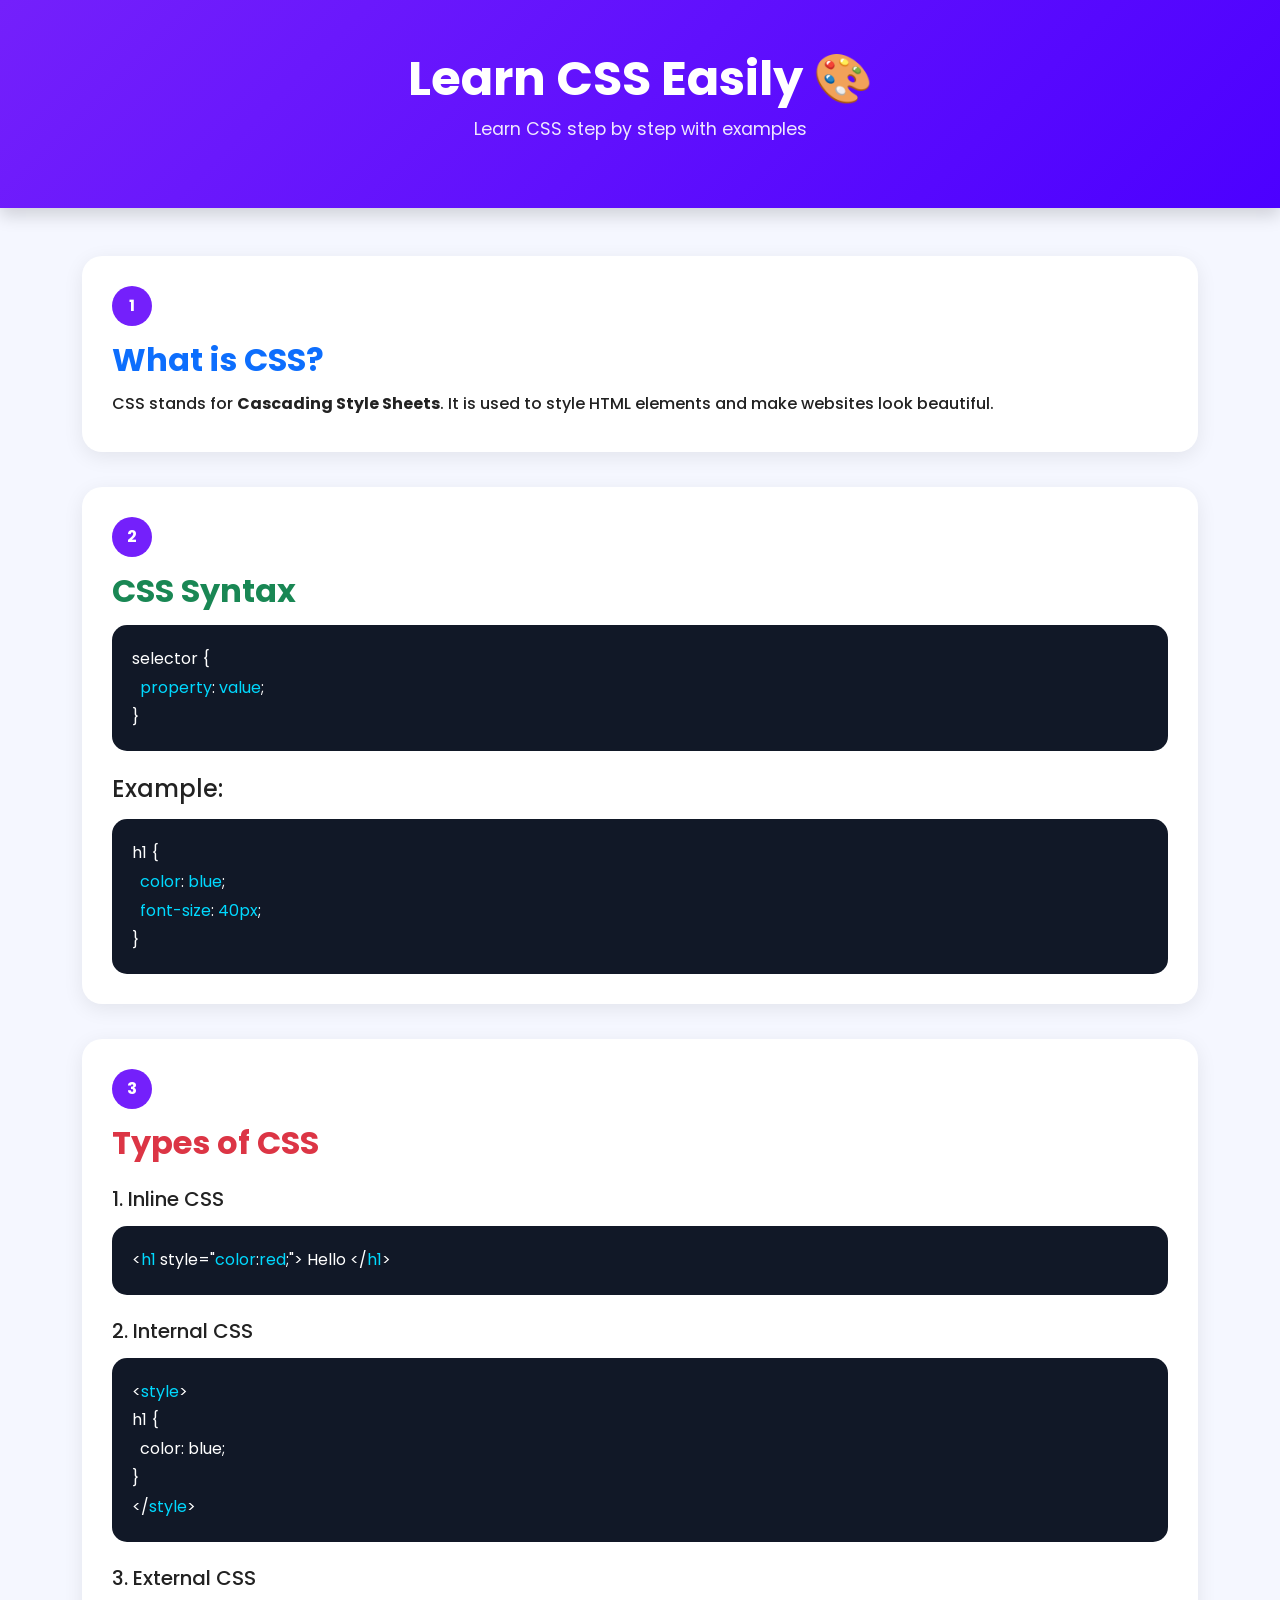
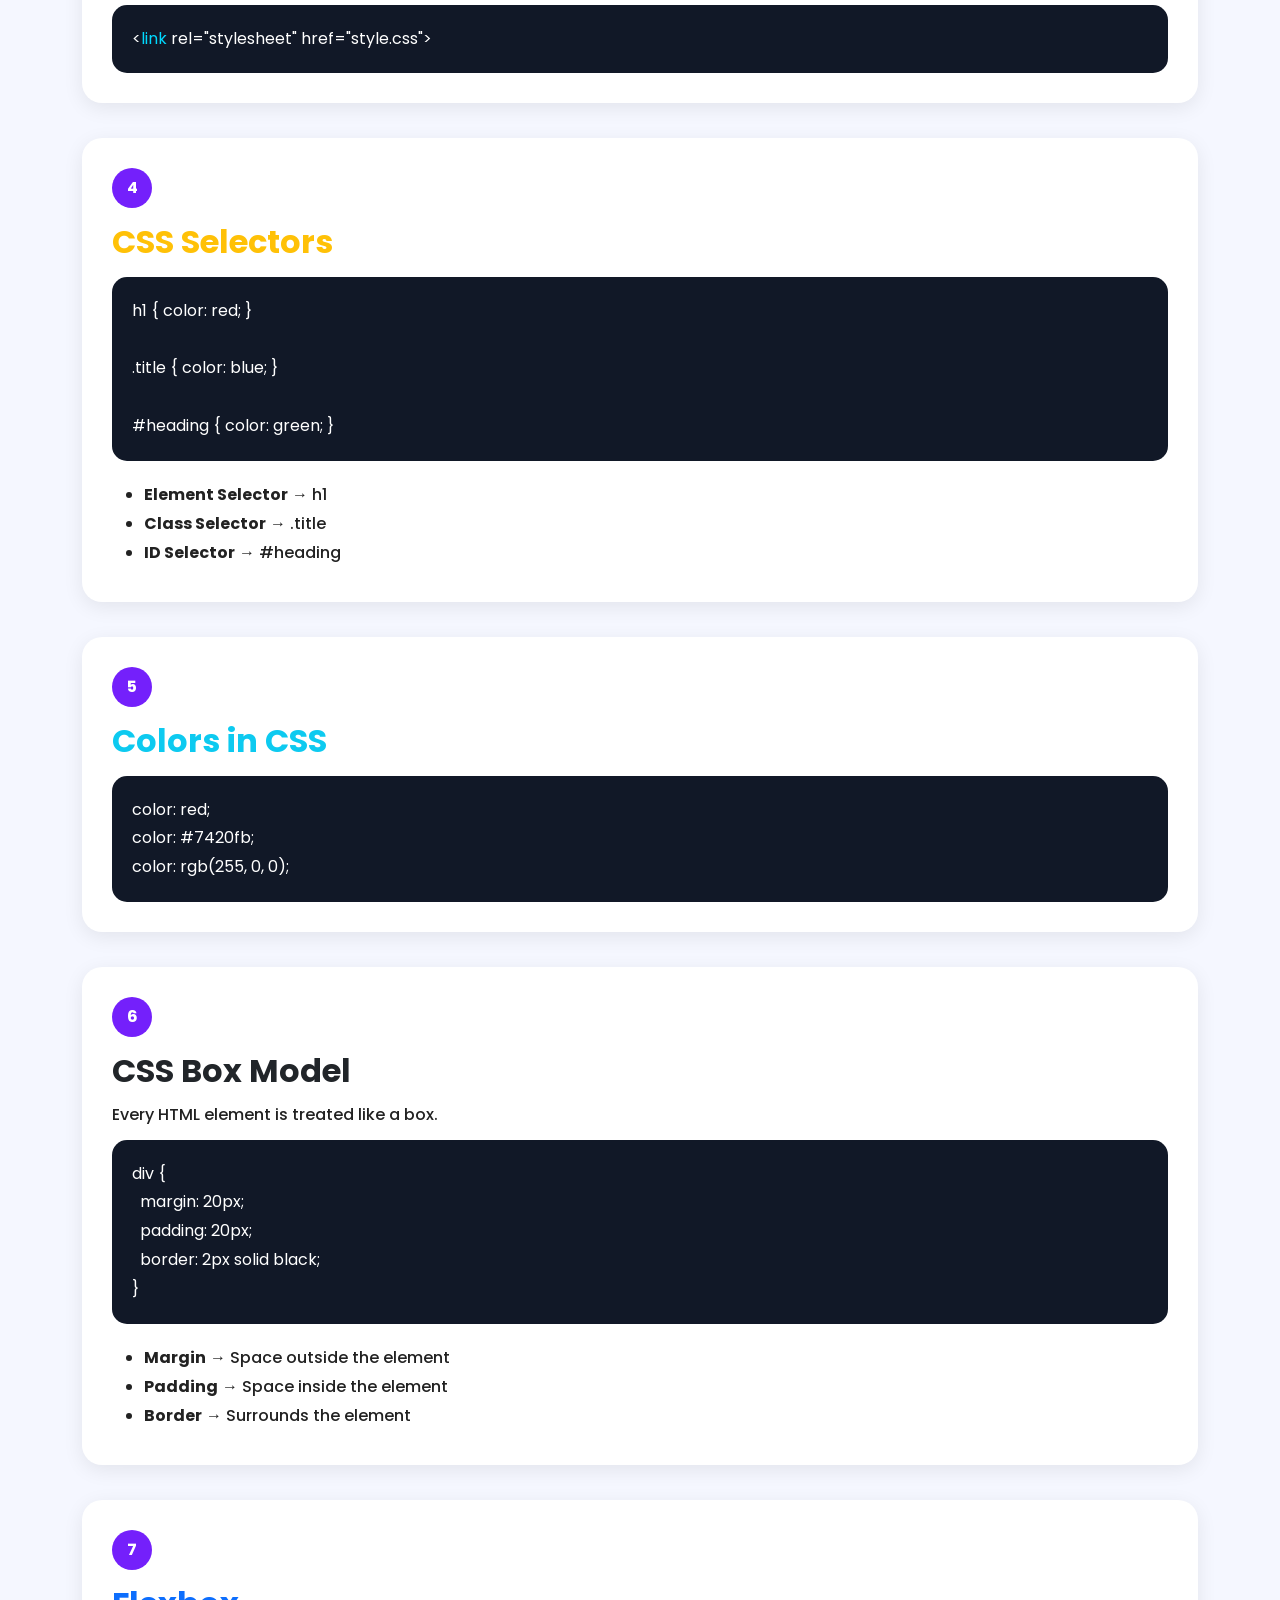
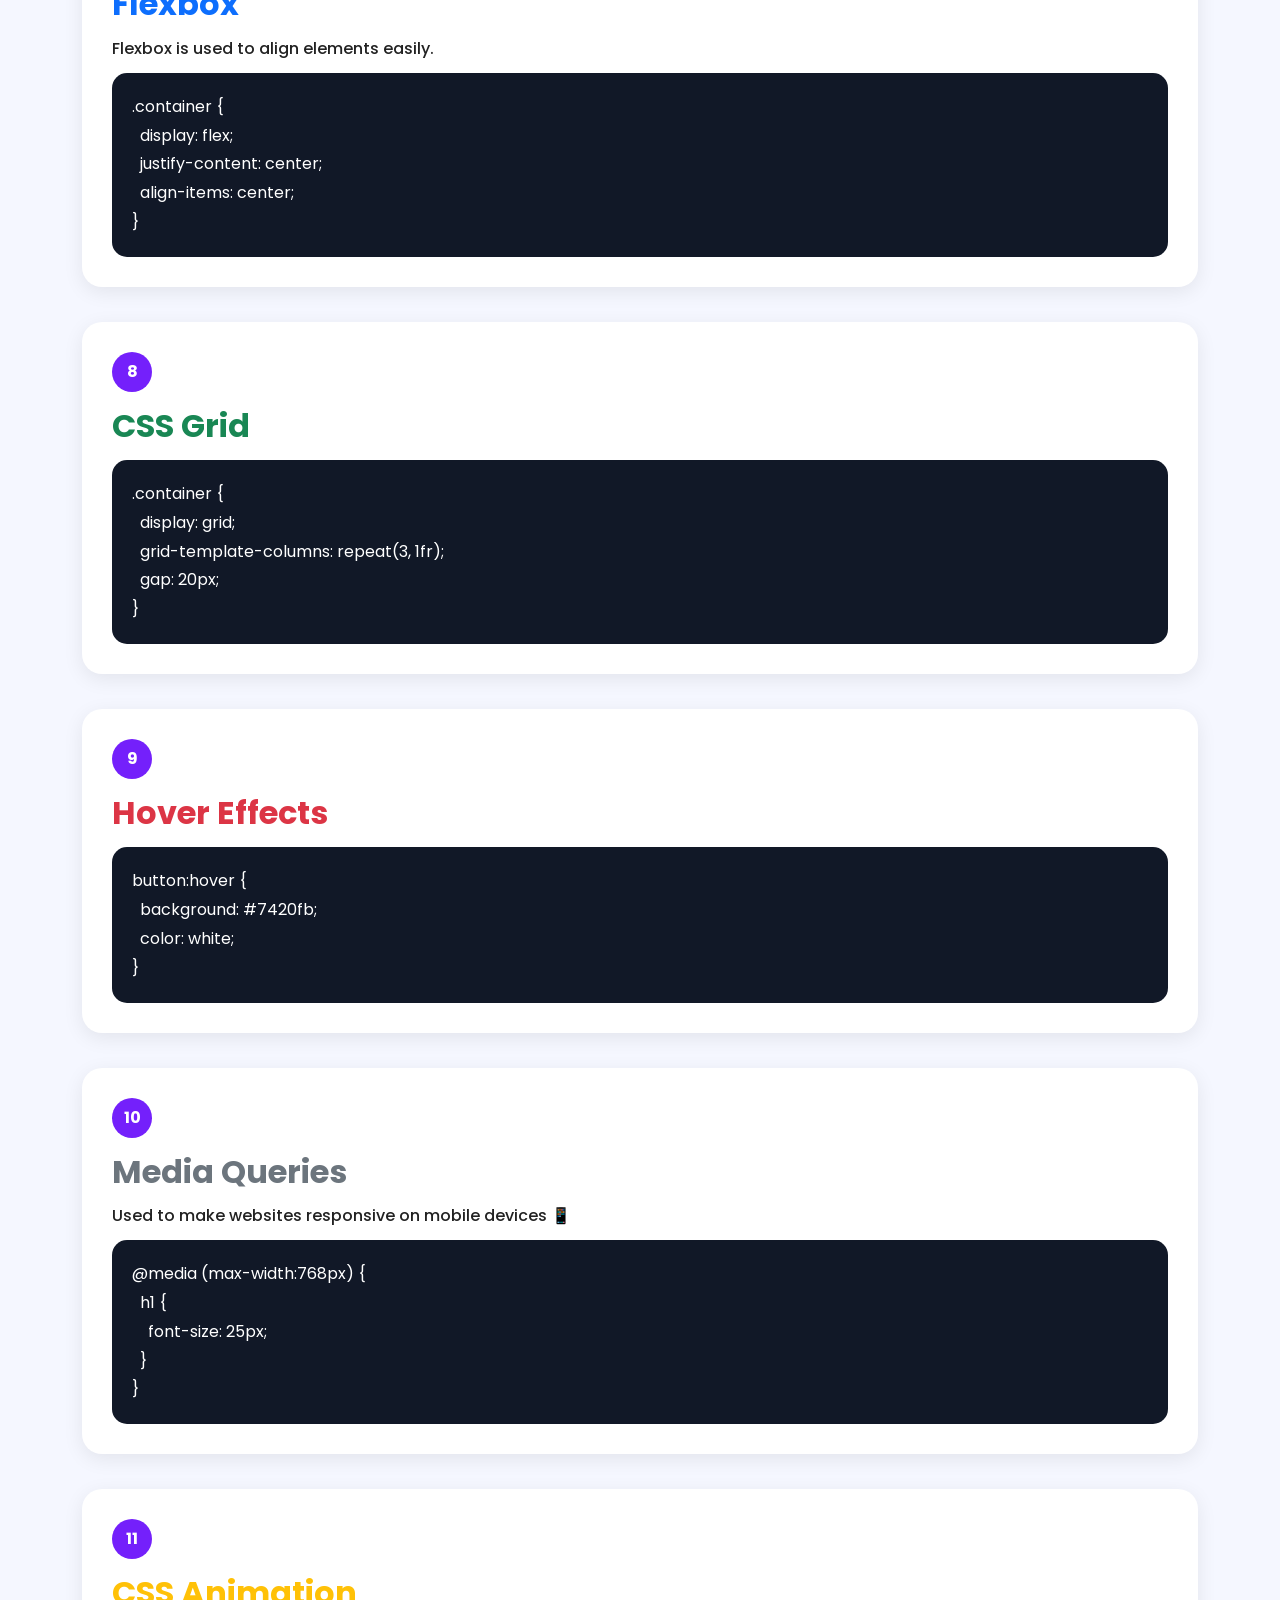
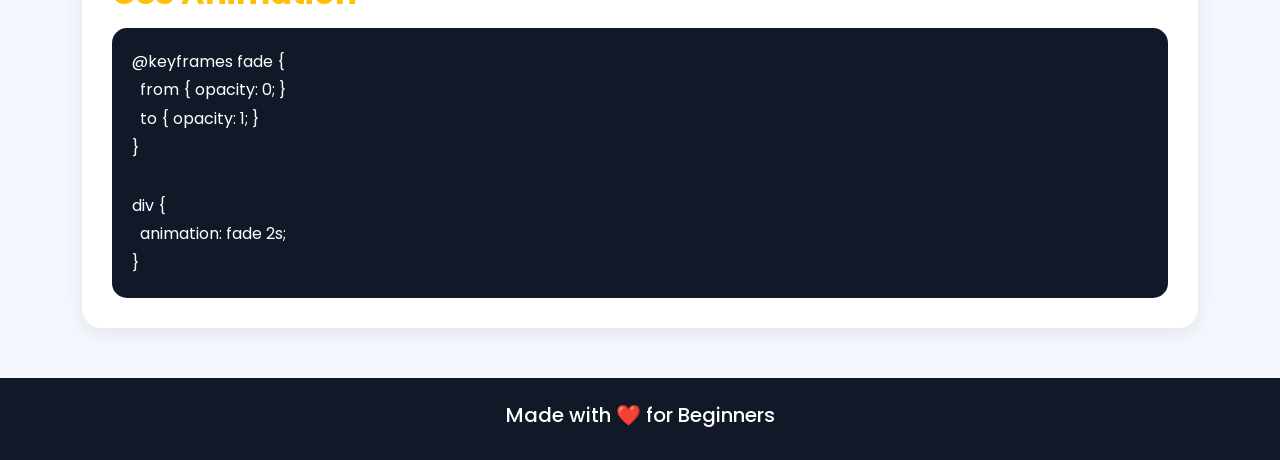
<file: two.html>
<!DOCTYPE html>
<html lang="en">

<head>
    <meta charset="UTF-8">
    <meta name="viewport" content="width=device-width, initial-scale=1.0">
    <title>Let's Learn CSS</title>

    <!-- Bootstrap -->
    <link href="https://cdn.jsdelivr.net/npm/bootstrap@5.3.8/dist/css/bootstrap.min.css" rel="stylesheet">

    <!-- Google Font -->
    <link href="https://fonts.googleapis.com/css2?family=Poppins:wght@300;400;500;600;700&display=swap"
        rel="stylesheet">

    <style>
        * {
            margin: 0;
            padding: 0;
            box-sizing: border-box;
            font-family: "Poppins", sans-serif;
        }

        body {
            background: #f5f7ff;
            color: #222;
        }

        header {
            background: linear-gradient(135deg, #7420fb, #4c00ff);
            color: white;
            padding: 50px 20px;
        }

        header h1 {
            font-size: 3rem;
            font-weight: 700;
        }

        header p {
            font-size: 1.1rem;
            opacity: 0.9;
        }

        section {
            background: white;
            padding: 30px;
            border-radius: 20px;
            margin-bottom: 35px;
            box-shadow: 0 5px 20px rgba(0, 0, 0, 0.08);
            transition: 0.3s ease;
        }

        section:hover {
            transform: translateY(-5px);
        }

        h2,
        h3 {
            font-weight: 700;
            margin-bottom: 15px;
        }

        .example-code {
            background: #111827;
            color: #fff;
            border-radius: 15px;
            padding: 20px;
            overflow-x: auto;
            line-height: 1.8;
            margin-top: 15px;
        }

        .example-code span {
            color: #00d9ff;
        }

        .tag {
            color: #ff79c6;
        }

        .property {
            color: #00e676;
        }

        .value {
            color: #ffd54f;
        }

        ul li {
            margin-bottom: 10px;
        }

        footer {
            background: #111827;
            color: white;
            text-align: center;
            padding: 25px;
            margin-top: 50px;
        }

        .topic-number {
            width: 40px;
            height: 40px;
            background: #7420fb;
            color: white;
            display: flex;
            align-items: center;
            justify-content: center;
            border-radius: 50%;
            font-weight: bold;
            margin-bottom: 15px;
        }

        @media (max-width:768px) {
            header h1 {
                font-size: 2rem;
            }

            section {
                padding: 20px;
            }
        }
    </style>
</head>

<body>

    <!-- Header -->

    <header class="text-center shadow">
        <h1>Learn CSS Easily 🎨</h1>
        <p class="mt-2">Learn CSS step by step with examples</p>
    </header>

    <div class="container my-5">

        <!-- Introduction -->

        <section>
            <div class="topic-number">1</div>

            <h2 class="text-primary">What is CSS?</h2>

            <p class="h6">
                CSS stands for <b>Cascading Style Sheets</b>.
                It is used to style HTML elements and make websites look beautiful.
            </p>
        </section>

        <!-- Syntax -->

        <section>
            <div class="topic-number">2</div>

            <h2 class="text-success">CSS Syntax</h2>

            <div class="example-code">
                selector { <br>
                &nbsp;&nbsp;<span class="property">property</span>:
                <span class="value">value</span>; <br>
                }
            </div>

            <h4 class="mt-4">Example:</h4>

            <div class="example-code">
                h1 { <br>
                &nbsp;&nbsp;<span class="property">color</span>:
                <span class="value">blue</span>; <br>

                &nbsp;&nbsp;<span class="property">font-size</span>:
                <span class="value">40px</span>; <br>
                }
            </div>
        </section>

        <!-- Types -->

        <section>
            <div class="topic-number">3</div>

            <h2 class="text-danger">Types of CSS</h2>

            <h5 class="mt-4">1. Inline CSS</h5>

            <div class="example-code">
                &lt;<span>h1</span> style="<span class="property">color</span>:<span class="value">red</span>;"&gt;
                Hello
                &lt;/<span>h1</span>&gt;
            </div>

            <h5 class="mt-4">2. Internal CSS</h5>

            <div class="example-code">
                &lt;<span>style</span>&gt;<br>

                h1 { <br>
                &nbsp;&nbsp;color: blue; <br>
                } <br>

                &lt;/<span>style</span>&gt;
            </div>

            <h5 class="mt-4">3. External CSS</h5>

            <div class="example-code">
                &lt;<span>link</span> rel="stylesheet" href="style.css"&gt;
            </div>
        </section>

        <!-- Selectors -->

        <section>
            <div class="topic-number">4</div>

            <h2 class="text-warning">CSS Selectors</h2>

            <div class="example-code">
                h1 { color: red; } <br><br>

                .title { color: blue; } <br><br>

                #heading { color: green; }
            </div>

            <ul class="mt-4 h6">
                <li><b>Element Selector</b> → h1</li>
                <li><b>Class Selector</b> → .title</li>
                <li><b>ID Selector</b> → #heading</li>
            </ul>
        </section>

        <!-- Colors -->

        <section>
            <div class="topic-number">5</div>

            <h2 class="text-info">Colors in CSS</h2>

            <div class="example-code">
                color: red; <br>
                color: #7420fb; <br>
                color: rgb(255, 0, 0);
            </div>
        </section>

        <!-- Box Model -->

        <section>
            <div class="topic-number">6</div>

            <h2 class="text-dark">CSS Box Model</h2>

            <p class="h6">
                Every HTML element is treated like a box.
            </p>

            <div class="example-code">
                div { <br>

                &nbsp;&nbsp;margin: 20px; <br>

                &nbsp;&nbsp;padding: 20px; <br>

                &nbsp;&nbsp;border: 2px solid black; <br>

                }
            </div>

            <ul class="mt-4 h6">
                <li><b>Margin</b> → Space outside the element</li>
                <li><b>Padding</b> → Space inside the element</li>
                <li><b>Border</b> → Surrounds the element</li>
            </ul>
        </section>

        <!-- Flexbox -->

        <section>
            <div class="topic-number">7</div>

            <h2 class="text-primary">Flexbox</h2>

            <p class="h6">
                Flexbox is used to align elements easily.
            </p>

            <div class="example-code">
                .container { <br>

                &nbsp;&nbsp;display: flex; <br>

                &nbsp;&nbsp;justify-content: center; <br>

                &nbsp;&nbsp;align-items: center; <br>

                }
            </div>
        </section>

        <!-- Grid -->

        <section>
            <div class="topic-number">8</div>

            <h2 class="text-success">CSS Grid</h2>

            <div class="example-code">
                .container { <br>

                &nbsp;&nbsp;display: grid; <br>

                &nbsp;&nbsp;grid-template-columns: repeat(3, 1fr); <br>

                &nbsp;&nbsp;gap: 20px; <br>

                }
            </div>
        </section>

        <!-- Hover -->

        <section>
            <div class="topic-number">9</div>

            <h2 class="text-danger">Hover Effects</h2>

            <div class="example-code">
                button:hover { <br>

                &nbsp;&nbsp;background: #7420fb; <br>

                &nbsp;&nbsp;color: white; <br>

                }
            </div>
        </section>

        <!-- Media Query -->

        <section>
            <div class="topic-number">10</div>

            <h2 class="text-secondary">Media Queries</h2>

            <p class="h6">
                Used to make websites responsive on mobile devices 📱
            </p>

            <div class="example-code">
                @media (max-width:768px) { <br>

                &nbsp;&nbsp;h1 { <br>

                &nbsp;&nbsp;&nbsp;&nbsp;font-size: 25px; <br>

                &nbsp;&nbsp;} <br>

                }
            </div>
        </section>

        <!-- Animation -->

        <section>
            <div class="topic-number">11</div>

            <h2 class="text-warning">CSS Animation</h2>

            <div class="example-code">
                @keyframes fade { <br>

                &nbsp;&nbsp;from { opacity: 0; } <br>

                &nbsp;&nbsp;to { opacity: 1; } <br>

                } <br><br>

                div { <br>

                &nbsp;&nbsp;animation: fade 2s; <br>

                }
            </div>
        </section>

    </div>

    <!-- Footer -->

    <footer>
        <h5>Made with ❤️ for Beginners</h5>
    </footer>

</body>

</html>
</file>
<file: g1.css>
@import url('https://fonts.googleapis.com/css2?family=Poppins:ital,wght@0,100;0,200;0,300;0,400;0,500;0,600;0,700;0,800;0,900;1,100;1,200;1,300;1,400;1,500;1,600;1,700;1,800;1,900&display=swap');

*{
    margin: 0;
    padding: 0;
    box-sizing: border-box;
    font-family: 'poppins',sans-serif;
}

.two{
    background: rgb(0,51,102);
    background: linear-gradient(159deg, rgba(44,42,74) 0%, rgba(105,20,14) 25%, rgba(164,66,0) 50%, rgba(60,21,24) 100%);
}

/*----------- NAV BAR -------------*/



#navbar {
    position: sticky;
    top: 0;
    z-index: 10;
    background: rgba(0, 0, 0, 0.7);
    backdrop-filter: blur(6px);
    padding: 10px 20px;
    border-bottom: 1px solid rgba(255, 255, 255, 0.1);
    
}

#navbar .nav-link{
  color: antiquewhite;
}


.bold{
    font-size: 24px;
    color: antiquewhite;
}


.nav-list{
    font-weight: bold;
    font-size: 13px;
    border: 2px solid transparent;
}

.nav-list:hover{
    border-bottom: 2px solid blue;
    transition: .5s;
}

section{
    min-height: 100vh;
    display: flex;
    justify-content: center;
    align-items: center;
    color: antiquewhite;  
}


/*----------- Home -------------*/

#home .display-3 {
    font-weight: 700;
    color: #00ffcc;
}


/*----------- course -------------*/

#course img{
    height: 150px;
    width: 150px;
    margin-left: 55px;
    margin-top: 10px;
}

#course .one{
    font-weight: 700;
    color: #00ffcc;
}


/*----------- About -------------*/

#about .one{
    font-weight: 700;
    color: #00ffcc;
}

/*----------- card -------------*/

.card {
    border: none;
    border-radius: 15px;
    transition: transform 0.3s ease, box-shadow 0.3s ease;
}

.card:hover {
    transform: translateY(-8px);
    box-shadow: 0 10px 20px rgba(0,0,0,0.15);
}



.btn-success,
.btn-primary,
.btn-danger {
    transition: transform 0.3s ease, box-shadow 0.3s ease;
}

.btn-success:hover,
.btn-primary:hover,
.btn-danger:hover {
    transform: scale(1.05);
    box-shadow: 0 0 15px rgba(0, 255, 204, 0.6);
}


/*-------------- Contact ------------------*/

.contact-section {
        padding: 80px 0;
        background: linear-gradient(rgba(0,0,0,0.7), rgba(0,0,0,0.7)), url('https://images.unsplash.com/photo-1522202176988-66273c2fd55f') center/cover no-repeat;
      }
      .contact-info i {
        font-size: 25px;
        background: white;
        color: #00bcd4;
        border-radius: 50%;
        padding: 12px;
        margin-right: 15px;
      }
      .contact-info h5 {
        color: #00bcd4;
        margin-bottom: 5px;
      }
      .contact-box {
        background: #fff;
        color: #000;
        padding: 40px;
        border-radius: 8px;
        box-shadow: 0 4px 15px rgba(0,0,0,0.3);
      }
      .form-control {
        border: none;
        border-bottom: 2px solid #ddd;
        border-radius: 0;
        margin-bottom: 20px;
        box-shadow: none;
      }
      .form-control:focus {
        border-color: #00bcd4;
        box-shadow: none;
      }
      .btn-send {
        background-color: #00bcd4;
        color: #fff;
        border: none;
        padding: 10px 0;
        width: 100%;
        font-weight: 500;
      }
      .btn-send:hover {
        background-color: #0097a7;
      }
</file>
